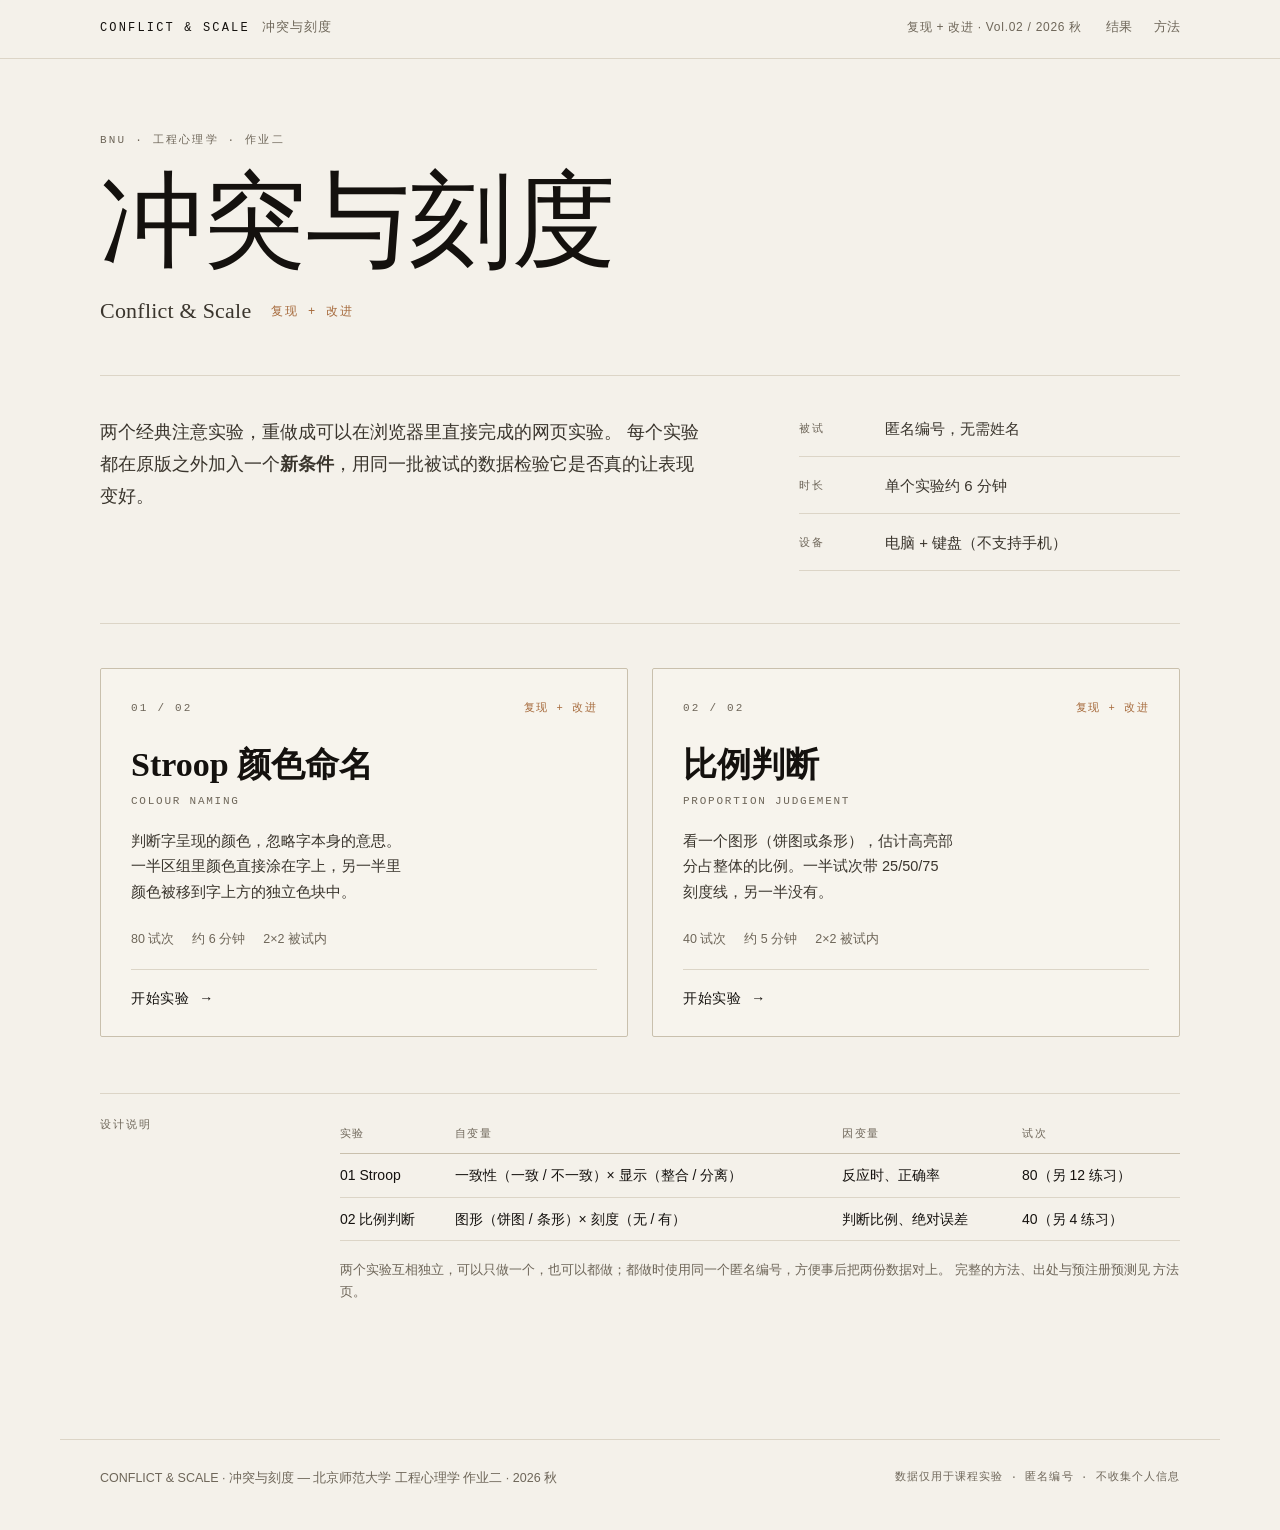
<file: index.html>
<!doctype html>
<html lang="zh-CN">
<head>
<meta charset="utf-8">
<meta name="viewport" content="width=device-width, initial-scale=1">
<title>冲突与刻度 · 复现 + 改进</title>
<meta name="description" content="两个经典注意实验的网页复现与改进：Stroop 颜色命名（整合 vs 分离）与 Cleveland–McGill 比例判断（有无刻度）。">
<link rel="stylesheet" href="css/base.css">
<link rel="stylesheet" href="css/experiment.css">
</head>
<body>

<header class="masthead">
  <div class="masthead__row">
    <a class="brand" href="#/">
      <span class="brand__en">CONFLICT &amp; SCALE</span>
      <span class="brand__cn">冲突与刻度</span>
    </a>
    <p class="masthead__meta">复现 + 改进 · Vol.02 / 2026 秋</p>
    <nav class="nav" aria-label="主导航">
      <a href="#/results">结果</a>
      <a href="#/method">方法</a>
    </nav>
  </div>
</header>

<main id="main">

  <!-- ============ 首页 ============ -->
  <section class="screen" id="screen-home" data-screen="home">
    <div class="hero">
      <p class="kicker">BNU · 工程心理学 · 作业二</p>
      <h1 class="display">冲突与刻度</h1>
      <p class="display-sub">Conflict &amp; Scale <span>复现 + 改进</span></p>
    </div>

    <div class="hero-grid">
      <p class="lede">
        两个经典注意实验，重做成可以在浏览器里直接完成的网页实验。
        每个实验都在原版之外加入一个<b>新条件</b>，用同一批被试的数据检验它是否真的让表现变好。
      </p>
      <dl class="hero-facts">
        <div><dt>被试</dt><dd>匿名编号，无需姓名</dd></div>
        <div><dt>时长</dt><dd>单个实验约 6 分钟</dd></div>
        <div><dt>设备</dt><dd>电脑 + 键盘（不支持手机）</dd></div>
      </dl>
    </div>

    <div class="exp-grid" id="home-cards"><!-- 由 app.js 渲染 --></div>

    <div class="home-status" id="home-status" hidden></div>

    <section class="fold" aria-labelledby="fold-design">
      <h2 class="fold__title" id="fold-design">设计说明</h2>
      <div class="fold__body">
        <table class="table table--tight">
          <thead>
            <tr><th>实验</th><th>自变量</th><th>因变量</th><th>试次</th></tr>
          </thead>
          <tbody>
            <tr>
              <td>01 Stroop</td>
              <td>一致性（一致 / 不一致）× 显示（整合 / 分离）</td>
              <td>反应时、正确率</td>
              <td>80（另 12 练习）</td>
            </tr>
            <tr>
              <td>02 比例判断</td>
              <td>图形（饼图 / 条形）× 刻度（无 / 有）</td>
              <td>判断比例、绝对误差</td>
              <td>40（另 4 练习）</td>
            </tr>
          </tbody>
        </table>
        <p class="note">
          两个实验互相独立，可以只做一个，也可以都做；都做时使用同一个匿名编号，方便事后把两份数据对上。
          完整的方法、出处与预注册预测见 <a href="#/method">方法</a> 页。
        </p>
      </div>
    </section>
  </section>

  <!-- ============ 知情同意 ============ -->
  <section class="screen" id="screen-consent" data-screen="consent" hidden>
    <div class="sheet">
      <p class="kicker">Before we begin</p>
      <h1 class="title">知情同意</h1>
      <p class="lede lede--small">
        这是一个课程作业实验，目的是复现两个经典的注意实验，并检验我们自己加的改进条件。
        请先读完下面几点，再决定是否参加。
      </p>

      <ol class="consent-list">
        <li><b>你会做什么。</b>在电脑上完成一个或两个短实验：按键判断颜色，或拖动滑块估计图形比例。单个实验 5–7 分钟。</li>
        <li><b>会收集什么。</b>只记录你的反应时、按键/判断值，以及浏览器窗口大小这类设备信息。我们<b>不收集</b>姓名、学号、IP、摄像头或麦克风。</li>
        <li><b>匿名编号。</b>你会拿到一个随机编号（如 <span class="mono" id="consent-pid">P-0000</span>），数据只用这个编号标识。</li>
        <li><b>数据去哪。</b>试次数据会上传到课程作业的收数接口（<span class="mono">/hw2</span>），只有任课教师与助教能下载；结果页展示的是<b>全体匿名汇总</b>。</li>
        <li><b>自愿与退出。</b>你可以随时按 Esc 退出，已产生的数据可以要求删除；不参加不会影响课程成绩。</li>
        <li><b>可能的不适。</b>长时间盯着屏幕看颜色、做快速按键可能有点累，随时可以停下来休息。</li>
      </ol>

      <label class="checkline">
        <input type="checkbox" id="consent-check">
        <span>我已阅读以上说明，自愿参加，并同意以上述方式记录和使用我的数据。</span>
      </label>

      <div class="actions">
        <button class="btn btn--primary" id="consent-continue" disabled>同意并继续</button>
        <a class="btn btn--ghost" href="#/">返回</a>
      </div>
      <p class="note">若有疑问，请通过课程群联系实验者。</p>
    </div>
  </section>

  <!-- ============ 设备检查 ============ -->
  <section class="screen" id="screen-check" data-screen="check" hidden>
    <div class="sheet">
      <p class="kicker">Setup</p>
      <h1 class="title">开始之前，先确认三件事</h1>

      <div class="check-grid">
        <div class="check-item" id="check-window">
          <p class="check-item__label">01 · 窗口</p>
          <p class="check-item__value" id="check-window-value">—</p>
          <p class="check-item__hint">建议全屏（F11），窗口至少 1000 × 640。</p>
        </div>
        <div class="check-item" id="check-keys">
          <p class="check-item__label">02 · 键盘</p>
          <p class="check-item__value" id="check-keys-value">请依次按下 D F J K</p>
          <div class="keypads" aria-hidden="true">
            <span data-key="d">D</span><span data-key="f">F</span><span data-key="j">J</span><span data-key="k">K</span>
          </div>
        </div>
        <div class="check-item" id="check-color">
          <p class="check-item__label">03 · 颜色</p>
          <p class="check-item__value">这四种颜色你能清楚区分吗？</p>
          <div class="swatches" aria-hidden="true">
            <i style="--c:#E2483D"></i><i style="--c:#E8B23A"></i><i style="--c:#4A7FE0"></i><i style="--c:#3FA46A"></i>
          </div>
          <div class="check-btns">
            <button class="btn btn--small" id="color-yes">能</button>
            <button class="btn btn--small btn--ghost" id="color-no">不能 / 不确定</button>
          </div>
        </div>
      </div>

      <div class="actions">
        <button class="btn btn--primary" id="check-continue" disabled>继续</button>
        <a class="btn btn--ghost" href="#/">返回</a>
      </div>
      <p class="note" id="check-note">键盘检查通过后才能继续。实验需要键盘，不能用手机完成。</p>
    </div>
  </section>

  <!-- ============ 指导语 ============ -->
  <section class="screen" id="screen-brief" data-screen="brief" hidden>
    <div class="sheet sheet--wide">
      <p class="kicker" id="brief-kicker">Experiment 01</p>
      <h1 class="title" id="brief-title">—</h1>
      <div class="brief-grid">
        <div class="brief-main" id="brief-instructions"><!-- 由 app.js 注入 --></div>
        <aside class="brief-side" id="brief-facts"><!-- 由 app.js 注入 --></aside>
      </div>
      <div class="actions">
        <button class="btn btn--primary" id="brief-start">开始练习</button>
        <a class="btn btn--ghost" href="#/">换一个实验</a>
      </div>
      <p class="note">按空格或点击按钮开始。实验进行中可按 Esc 随时退出。</p>
    </div>
  </section>

  <!-- ============ 试次运行 ============ -->
  <section class="screen screen--run" id="screen-run" data-screen="run" hidden>
    <div class="runbar">
      <span class="runbar__label" id="run-label">—</span>
      <div class="runbar__track" role="progressbar" aria-label="进度"><i id="run-progress"></i></div>
      <span class="runbar__count" id="run-count">0 / 0</span>
    </div>
    <div class="stage" id="stage">
      <div class="stage__inner" id="stage-inner"></div>
    </div>
    <p class="stage-hint" id="stage-hint"></p>
    <div class="run-overlay" id="run-overlay" hidden>
      <div class="run-overlay__box">
        <p class="kicker" id="overlay-kicker">Paused</p>
        <h2 class="title title--small" id="overlay-title">请回到实验窗口</h2>
        <p class="lede lede--small" id="overlay-text">刚才这一试次已作废，按空格继续。</p>
        <button class="btn btn--primary" id="overlay-continue">继续</button>
      </div>
    </div>
  </section>

  <!-- ============ 结束页 ============ -->
  <section class="screen" id="screen-done" data-screen="done" hidden>
    <div class="sheet">
      <p class="kicker" id="done-kicker">Session complete</p>
      <h1 class="title" id="done-title">这一段完成了</h1>
      <div class="result-summary" id="done-summary"><!-- 由 app.js 注入 --></div>
      <div class="upload-status" id="done-upload"><!-- 上传状态 --></div>
      <div class="actions" id="done-actions"></div>
      <p class="note">建议保留一个数据备份。若上传失败，请把备份文件发给实验者。</p>
    </div>
  </section>

  <!-- ============ 结果 ============ -->
  <section class="screen screen--wide" id="screen-results" data-screen="results" hidden>
    <div class="results-head">
      <p class="kicker">Results</p>
      <h1 class="title">结果</h1>
      <p class="lede lede--small" id="results-scope">正在读取数据…</p>
      <div class="tabs" role="tablist" id="results-tabs">
        <button class="tab" role="tab" data-tab="stroop" aria-selected="true">Stroop</button>
        <button class="tab" role="tab" data-tab="prop">比例判断</button>
        <button class="tab" role="tab" data-tab="overview">总览</button>
      </div>
    </div>
    <div class="tabpanel" id="tab-stroop"></div>
    <div class="tabpanel" id="tab-prop" hidden></div>
    <div class="tabpanel" id="tab-overview" hidden></div>
  </section>

  <!-- ============ 方法 ============ -->
  <section class="screen screen--wide" id="screen-method" data-screen="method" hidden>
    <div class="results-head">
      <p class="kicker">Method</p>
      <h1 class="title">方法与出处</h1>
      <p class="lede lede--small">变量、条件与试次、数据字段、预注册预测，以及 AI 使用说明。</p>
    </div>

    <section class="method-block">
      <h2 class="h2">01 · Stroop 颜色命名</h2>
      <p>
        复现 Stroop（1935）Experiment 2：命名色块 63.3 s / 100 个，命名字义与墨色冲突的词 110.3 s / 100 个，
        干扰 +47.0 s（+74.3%）。本实验把口头命名改为四色按键，并逐试次计时。
      </p>
      <table class="table table--tight">
        <tbody>
          <tr><th>自变量</th><td>一致性（一致 / 不一致）× 显示（整合 / 分离）</td></tr>
          <tr><th>因变量</th><td>反应时（ms，正确试次）、正确率</td></tr>
          <tr><th>试次</th><td>2 块 × 40（每格 20）＝ 80 正式试次；练习 12 次</td></tr>
          <tr><th>流程</th><td>3-2-1 准备 → 注视 500 ms → 刺激（≤2000 ms）→ 空屏 500 ms</td></tr>
          <tr><th>改进</th><td>分离显示：词用中性灰呈现，颜色由上方独立色块承载，检验干扰是否下降</td></tr>
        </tbody>
      </table>
    </section>

    <section class="method-block">
      <h2 class="h2">02 · Cleveland–McGill 比例判断</h2>
      <p>
        复现 Cleveland &amp; McGill（1984）的基本知觉任务层级：位置（共同刻度）＞ 长度 ＞ 角度/面积。
        为了不把答案直接交给被试，刻度只画 25/50/75 三条线、不标数字；比例池也避开了这三个值。
      </p>
      <table class="table table--tight">
        <tbody>
          <tr><th>自变量</th><td>图形（饼图 / 条形）× 刻度（无 / 有）</td></tr>
          <tr><th>因变量</th><td>判断比例（0–100）、绝对误差（百分点）</td></tr>
          <tr><th>试次</th><td>2 × 2 × 10 ＝ 40 正式试次；练习 4 次</td></tr>
          <tr><th>比例池</th><td>7, 10, 15, 22, 33, 40, 60, 68, 85, 92（5 个整五 + 5 个非整五，四条件完全交叉）</td></tr>
          <tr><th>作答</th><td>0–100 滑块，步长 1%；空格确认</td></tr>
          <tr><th>改进</th><td>加 25/50/75 刻度，把角度判断部分转成位置判断</td></tr>
        </tbody>
      </table>
    </section>

    <section class="method-block">
      <h2 class="h2">03 · 预测（收数前定稿）</h2>
      <table class="table table--tight">
        <thead><tr><th>编号</th><th>预测</th><th>检验</th></tr></thead>
        <tbody>
          <tr><td>P1</td><td>分离条件的 Stroop 干扰小于整合条件（约 80–120 ms → 30–60 ms）</td><td>2×2 交互 + 干扰差 95% CI</td></tr>
          <tr><td>P2</td><td>分离条件的干扰不为零</td><td>干扰差的 CI 不覆盖 0，且分离条件干扰的 CI 下限 &gt; 0</td></tr>
          <tr><td>P3</td><td>有刻度的判断误差小于无刻度</td><td>配对比较 + 95% CI</td></tr>
          <tr><td>P4</td><td>刻度对饼图的帮助大于条形图（交互）</td><td>2×2 交互 + η²p</td></tr>
          <tr><td>P5</td><td>无刻度时小比例高估、大比例低估；有刻度时偏差变小</td><td>周期幂模型 β</td></tr>
        </tbody>
      </table>
      <p class="note">完整预测文本（含方向与预期幅度）另见仓库 <span class="mono">docs/预测.md</span>，收数前单独 commit。</p>
    </section>

    <section class="method-block">
      <h2 class="h2">04 · 数据与代码</h2>
      <table class="table table--tight">
        <tbody>
          <tr><th>上传</th><td><span class="mono">POST /api/hw2/submit</span>；每个实验结束提交一次</td></tr>
          <tr><th>字段</th><td>Stroop：cond / congruency / display / block / word / ink / rt / correct / timeout</td></tr>
          <tr><th></th><td>比例：cond / chart / ticks / true_prop / judged / err / rt</td></tr>
          <tr><th>备份</th><td>本地 localStorage + JSON/CSV 下载，上传失败也不丢数据</td></tr>
          <tr><th>代码</th><td>纯 HTML + CSS + JS，无构建、无 CDN、无 ES module，双击 index.html 即可运行</td></tr>
        </tbody>
      </table>
    </section>

    <section class="method-block">
      <h2 class="h2">05 · 出处</h2>
      <ol class="refs">
        <li>Stroop, J. R. (1935). Studies of interference in serial verbal reactions. <i>Journal of Experimental Psychology, 18</i>, 643–662.</li>
        <li>Dyer, F. N. (1973). The Stroop phenomenon and its use in the study of perceptual, cognitive, and response processes. <i>Memory &amp; Cognition, 1</i>, 106–120.</li>
        <li>MacLeod, C. M. (1991). Half a century of research on the Stroop effect: An integrative review. <i>Psychological Bulletin, 109</i>, 163–203.</li>
        <li>Cleveland, W. S., &amp; McGill, R. (1984). Graphical perception: Theory, experimentation, and application to the development of graphical methods. <i>JASA, 79</i>, 531–554.</li>
        <li>Hollands, J. G., &amp; Dyre, B. P. (2000). Bias in proportion judgments: The cyclical power model. <i>Psychological Review, 107</i>, 500–524.</li>
        <li>Heer, J., &amp; Bostock, M. (2010). Crowdsourcing graphical perception. <i>CHI '10</i>, 203–212.</li>
        <li>Wagenmakers, E.-J., van der Maas, H. L. J., &amp; Grasman, R. P. P. P. (2007). An EZ-diffusion model for response time and accuracy. <i>Psychonomic Bulletin &amp; Review, 14</i>, 3–22.</li>
      </ol>
    </section>

    <section class="method-block">
      <h2 class="h2">06 · AI 使用说明</h2>
      <p>
        本项目的网页实现、图表绘制与文字润色使用了 AI 编程助手；<b>问题界定、实验设计、预测的提出、数据解释与结论由本人完成</b>。
        所有试次数据由真实被试产生，未编造、未篡改；分析脚本与网页使用同一套统计口径。
      </p>
    </section>
  </section>

</main>

<footer class="footer">
  <p>CONFLICT &amp; SCALE · 冲突与刻度 — 北京师范大学 工程心理学 作业二 · 2026 秋</p>
  <p class="footer__meta">数据仅用于课程实验 · 匿名编号 · 不收集个人信息</p>
</footer>

<script src="js/config.js"></script>
<script src="js/util.js"></script>
<script src="js/stats.js"></script>
<script src="js/ddm.js"></script>
<script src="js/propmodel.js"></script>
<script src="js/charts.js"></script>
<script src="js/upload.js"></script>
<script src="js/engine.js"></script>
<script src="js/stroop.js"></script>
<script src="js/propjudge.js"></script>
<script src="js/results.js"></script>
<script src="js/app.js"></script>
</body>
</html>
</file>
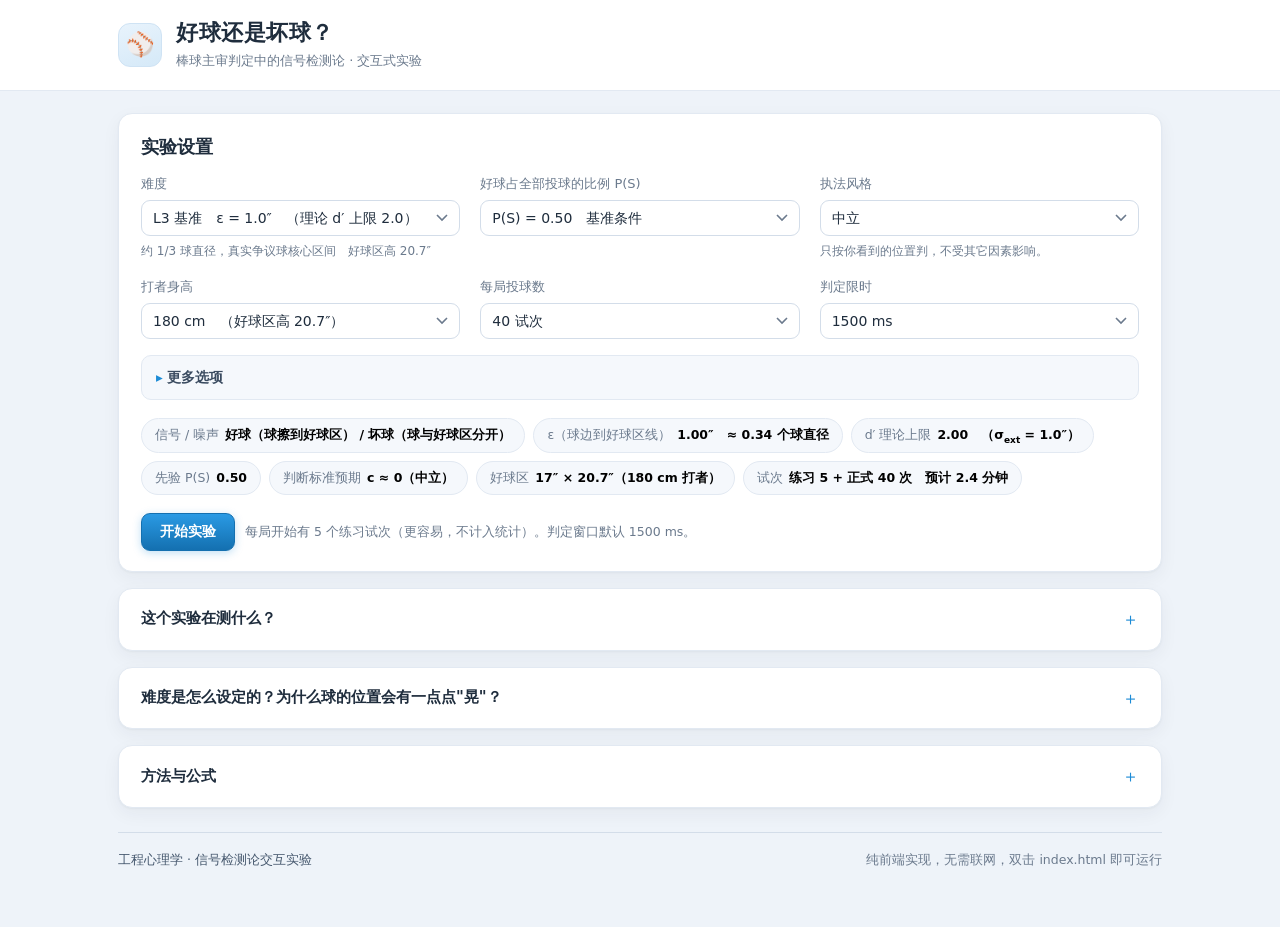
<file: 作业一_棒球裁判SDT/index.html>
<!DOCTYPE html>
<html lang="zh-CN">
<head>
<meta charset="UTF-8">
<meta name="viewport" content="width=device-width, initial-scale=1.0">
<title>好球还是坏球？ · 棒球主审判定中的信号检测论</title>
<!--
  棒球主审「好球 / 坏球」判定中的信号检测论 —— 交互式实验

  纯前端实现，双击本文件即可在浏览器中运行：
    · 全部脚本用传统 <script src> 加载（不使用 ES module，避免 file:// 的 CORS 限制）
    · 不 fetch 任何本地文件，配置全部内联在 js/config.js
    · 不引用任何 CDN / 外部库，图表由 Canvas 手绘
-->
<link rel="stylesheet" href="css/style.css">
</head>
<body>

<header class="topbar">
  <div class="brand">
    <span class="mark">⚾</span>
    <div>
      <h1>好球还是坏球？</h1>
      <p>棒球主审判定中的信号检测论 · 交互式实验</p>
    </div>
  </div>
</header>

<main>

  <!-- ==================================================================
       实验设置
       =================================================================== -->
  <section class="card" id="setupPanel">
    <h2>实验设置</h2>

    <div class="form-grid">
      <label class="field">
        <span>难度</span>
        <select id="selLevel"></select>
        <small id="levelNote" class="dim"></small>
      </label>

      <label class="field">
        <span>好球占全部投球的比例 P(S)</span>
        <select id="selPrior"></select>
      </label>

      <label class="field">
        <span>执法风格</span>
        <select id="selStyle"></select>
        <small id="styleHint" class="dim"></small>
      </label>

      <label class="field">
        <span>打者身高</span>
        <select id="selBatter"></select>
      </label>

      <label class="field">
        <span>每局投球数</span>
        <select id="selTrials"></select>
      </label>

      <label class="field">
        <span>判定限时</span>
        <select id="selWindow"></select>
      </label>
    </div>

    <details class="mini-details">
      <summary>更多选项</summary>
      <div class="form-grid">
        <label class="field">
          <span>判断标准的记录方式</span>
          <select id="selRoc"></select>
        </label>
        <label class="field">
          <span>极端比例的修正方法</span>
          <select id="selCorrection"></select>
          <small class="dim">结果页可随时切换对比。</small>
        </label>
      </div>
    </details>

    <div class="preview" id="setupPreview"></div>

    <div class="actions">
      <button id="btnStart" class="primary">开始实验</button>
      <span class="dim small-note" id="practiceNote"></span>
    </div>
  </section>

  <!-- ==================================================================
       说明（默认折叠）
       =================================================================== -->
  <details class="card doc" id="introCard">
    <summary>这个实验在测什么？</summary>
    <div class="doc-body">

      <h3>信号与噪声</h3>
      <p><b>信号 = 好球</b>：球经过好球区。<b>噪声 = 坏球</b>：球没有经过好球区。</p>
      <p><b>怎么玩：</b>球从投手丘飞来。穿过好球区后，你必须在
        <b id="howtoWindow">1500</b> 毫秒内作出判罚 —— 按 <kbd>D</kbd> 或 <kbd>→</kbd> 判好球，
        按 <kbd>A</kbd> 或 <kbd>←</kbd> 判坏球，也可以直接点画面下方的两个按钮。
        每一球结束后会立刻告诉你球的真实位置与对错。</p>
      <p>你只看到球飞过本垒板的一瞬间，然后必须做出二择一判断。因为球速很快、
        落点又压在边线上，你的知觉必然带有不确定性 —— 这正是信号检测论要测量的东西：
        <b>你分辨好坏球的能力（d′）</b>，以及
        <b>你判罚的松紧倾向（c）</b>。这两件事是相互独立的。</p>

      <h3>判定规则：擦到就算好球</h3>
      <p>棒球规则原文是 <i>any part of the ball passes through any part of the strike zone</i>
        ——<b>球的任何一部分经过好球区的任何一部分，就是好球</b>。所以球心在好球区外、
        但球体压到线（甚至只是相切），仍然算好球。</p>
      <p>真实棒球里的好球区是一个三维立体区域（本垒板上方的一根"柱子"）；本实验按规模
        把它简化为<b>一个平面</b>（球穿过本垒板前缘平面时的截面）。简化之后，
        "球经过好球区"就等价于平面上"圆盘与矩形相交"，也就是</p>
      <p class="formula">球心到好球区矩形的最短距离 ≤ 球半径　　
        （球半径 1.45″，球直径约 2.9″）</p>
      <p>画面上只有<b>好球区这一条白线</b>（宽 17″ = 本垒板宽，高 = 0.115 × 打者身高 cm）。
        判据是<b>球本身有没有碰到这个框</b>，不是球心落在哪里 —— 所以反馈时会把整颗球
        画在它真实的位置，擦没擦到一眼就能看出来。</p>

      <h3>难度 ε 是什么意思</h3>
      <p>ε 就是<b>球边到好球区线的那一小段距离</b>，反馈时会用一条短粗线直接标出来：</p>
      <ul>
        <li>好球试次：球边<b>压过</b>了线 ε（压线深度）；</li>
        <li>坏球试次：球边离线的<b>空隙</b>是 ε。</li>
      </ul>

      <h3>四种结果</h3>
      <table class="mini-table">
        <thead>
          <tr><th></th><th>真实是好球</th><th>真实是坏球</th></tr>
        </thead>
        <tbody>
          <tr>
            <th>你判好球</th>
            <td class="good"><b>命中 Hit</b><br>判对了，投手得利</td>
            <td class="bad"><b>虚报 FA</b><br>误判好球，打者被冤枉，<b>可能直接被三振</b></td>
          </tr>
          <tr>
            <th>你判坏球</th>
            <td class="bad"><b>漏报 Miss</b><br>漏判好球，投手白投一个好球</td>
            <td class="good"><b>正确拒绝 CR</b><br>判对了，坏球数 +1</td>
          </tr>
        </tbody>
      </table>
      <p>注意 <b>FA 与 Miss 的代价并不对称</b>：一次误判好球可能直接造成三振出局且不可逆，
        而漏判只是让投手少得一个好球。这就是真实比赛里"投手友好／打者友好"倾向有理性
        基础的来源，也是本实验用来改变你判断标准的场景动机。</p>

      <h3>为什么只投擦边球</h3>
      <p>正中好球区或明显偏低的球不构成检测问题，谁都不会判错，测得的信息量为零。
        所以本实验只投<b>球边离好球区线 ±3″ 以内</b>的球 —— 这也正是真实棒球里最常发生
        争议的"压线球"。</p>
    </div>
  </details>

  <details class="card doc">
    <summary>难度是怎么设定的？为什么球的位置会有一点点"晃"？</summary>
    <div class="doc-body">
      <h3>难度 ε = 球边到好球区线的距离</h3>
      <p>设置里的"难度"控制的是一个<b>物理量 ε</b>：球边到好球区线的那一小段真实距离（英寸）。
        它<b>不是</b>让你直接选一个 d′ —— d′ 一律由你的实际成绩事后算出来。</p>
      <table class="data-table">
        <thead><tr><th>难度</th><th>ε</th><th>直观参照</th><th>理想上限 2ε/σ</th></tr></thead>
        <tbody>
          <tr><td>L1 极明显</td><td>3.0″</td><td>约一个球直径</td><td>6.0</td></tr>
          <tr><td>L2 明显</td><td>2.0″</td><td>约 2/3 球直径</td><td>4.0</td></tr>
          <tr><td><b>L3 基准</b></td><td><b>1.0″</b></td><td>约 1/3 球直径</td><td>2.0</td></tr>
          <tr><td>L4 困难</td><td>0.6″</td><td>约 1/5 球直径</td><td>1.2</td></tr>
          <tr><td>L5 极限</td><td>0.3″</td><td>极微小的偏差</td><td>0.6</td></tr>
        </tbody>
      </table>
      <p>每一球的 ε 还会在基准值 ±20% 内浮动，避免你记住固定的偏移量。</p>

      <h3>外部噪声 σ</h3>
      <p>如果画面是像素完美的，你的知觉噪声会趋近于 0、d′ 冲到天上，什么也测不出来。
        所以程序在每一球给球的<b>显示位置</b>叠加了一个已知大小的随机偏移 σ
        （表现为"球在动、落点看不准"）：</p>
      <p class="formula">
        σ<sub>总</sub>² = σ<sub>外部</sub>² + σ<sub>自己</sub>²　　d′<sub>上限</sub> = 2ε / σ<sub>外部</sub>　　
        σ<sub>自己</sub> = √(σ<sub>总</sub>² − σ<sub>外部</sub>²)
      </p>
      <p>σ<sub>外部</sub> = 1.0″ 是程序注入的、你无法归因的噪声。由你的成绩反推出来的
        σ<sub>自己</sub> 才是<b>你自己的知觉噪声</b> —— 一个无法直接观测、只能算出来的心理量。
        反馈阶段会把"球的真实位置"和"你实际看到的位置"同时画出来，你能亲眼看到它把球挪了多远。</p>
    </div>
  </details>

  <!-- ==================================================================
       实验舞台
       =================================================================== -->
  <section class="card stage-card hidden" id="stagePanel">

    <div class="hud">
      <div class="hud-item"><span class="hud-k">投球</span><span class="hud-v" id="hudTrial">1 / 40</span></div>
      <div class="hud-item"><span class="hud-k">难度</span><span class="hud-v" id="hudLevel">—</span></div>
      <div class="hud-item"><span class="hud-k">打者</span><span class="hud-v" id="hudBatter">—</span></div>
      <div class="hud-item"><span class="hud-k">P(S)</span><span class="hud-v" id="hudPrior">—</span></div>
      <div class="hud-item"><span class="hud-k">风格</span><span class="hud-v" id="hudStyle">—</span></div>
      <div class="hud-item"><span class="hud-k">你的判罚</span><span class="hud-v" id="hudTally">好球 0 / 坏球 0</span></div>
      <div class="hud-item wide"><span class="hud-k">上一球</span><span class="hud-v" id="hudLast">—</span></div>
    </div>

    <div class="stage-wrap">
      <canvas id="stageCanvas"></canvas>
      <div class="practice-badge hidden" id="practiceBadge">练习球（不计入统计）</div>
    </div>

    <div class="timer-wrap" id="timerWrap">
      <div class="timer-fill" id="timerFill"></div>
      <span class="timer-label" id="timerLabel">判定限时</span>
    </div>

    <div class="phase-hint" id="phaseHint">点击"开始实验"</div>

    <div class="response-row" id="responseRow">
      <button id="btnBall" class="resp ball">
        <span class="resp-main">判坏球 BALL</span>
        <span class="resp-key">A / ←</span>
      </button>
      <button id="btnStrike" class="resp strike">
        <span class="resp-main">判好球 STRIKE</span>
        <span class="resp-key">D / →</span>
      </button>
    </div>

    <div class="confidence-row hidden" id="confidenceRow">
      <span class="conf-title">你对这一球有多确信？</span>
      <div class="conf-btns" id="confBtns"></div>
    </div>

    <div class="actions">
      <button id="btnAbort" class="ghost">中止本局</button>
    </div>
  </section>

  <!-- ==================================================================
       结果
       =================================================================== -->
  <section class="card hidden" id="resultPanel">
    <h2 id="resTitle">本局结果</h2>
    <p class="dim" id="resCondition"></p>

    <div class="result-grid">

      <div class="res-block">
        <h3>2 × 2 计数表</h3>
        <table class="matrix">
          <thead>
            <tr><th></th><th>真实是好球</th><th>真实是坏球</th></tr>
          </thead>
          <tbody>
            <tr>
              <th>你判好球</th>
              <td class="good" id="mxH">—</td>
              <td class="bad" id="mxFA">—</td>
            </tr>
            <tr>
              <th>你判坏球</th>
              <td class="bad" id="mxM">—</td>
              <td class="good" id="mxCR">—</td>
            </tr>
          </tbody>
        </table>
        <p class="dim" id="mxTimeout"></p>
      </div>

      <div class="res-block">
        <h3>核心指标</h3>
        <div class="metric-list">
          <div class="metric"><span>P(Hit)　命中率</span><b id="mPHit">—</b></div>
          <div class="metric"><span>P(FA)　虚报率</span><b id="mPFA">—</b></div>
          <div class="metric sep"><span>d′　分辨力</span><b id="mDprime" class="big">—</b></div>
          <div class="metric"><span>c　判断标准</span><b id="mC">—</b></div>
          <div class="metric"><span>β　似然比</span><b id="mBeta">—</b></div>
          <div class="metric sep"><span>正确率</span><b id="mAcc">—</b></div>
          <div class="metric"><span>超时率</span><b id="mTimeout">—</b></div>
          <div class="metric sep"><span>ε　球边到好球区线</span><b id="mEps">—</b></div>
          <div class="metric"><span>d′ 理论上限</span><b id="mTheo">—</b></div>
          <div class="metric"><span>σ<sub>总</sub>　总噪声（反推）</span><b id="mSigTotal">—</b></div>
          <div class="metric"><span>σ<sub>自己</sub>　你的知觉噪声</span><b id="mSigInt">—</b></div>
        </div>
        <div class="corr-row">
          <label>修正方法
            <select id="selCorrection2"></select>
          </label>
          <span class="dim" id="corrNote"></span>
        </div>
        <p class="notes" id="resNotes"></p>
      </div>
    </div>

    <div class="chart-grid">
      <div class="chart-card">
        <h3>信号 / 噪声分布与判断标准</h3>
        <canvas id="distCanvas" class="chart"></canvas>
        <p class="dim" id="distNote"></p>
      </div>
      <div class="chart-card">
        <h3>ROC 曲线</h3>
        <canvas id="rocCanvas" class="chart"></canvas>
        <p class="dim" id="rocNote"></p>
      </div>
      <div class="chart-card">
        <h3>d′ 随 ε 的变化</h3>
        <canvas id="regCanvas" class="chart"></canvas>
        <p class="dim">把同一条件下的不同难度各跑一局，斜率就能告诉你自己的知觉噪声有多大。</p>
      </div>
    </div>

    <details class="mini-details">
      <summary>分组统计：哪些边界更难判？</summary>
      <table class="data-table" id="groupTable">
        <thead>
          <tr><th>边界类型</th><th>有效试次</th><th>P(Hit)</th><th>P(FA)</th><th>d′</th><th>c</th></tr>
        </thead>
        <tbody></tbody>
      </table>
      <p class="dim" id="groupNote"></p>
    </details>

    <details class="mini-details">
      <summary>本次会话的历局成绩</summary>
      <table class="data-table" id="historyTable">
        <thead>
          <tr><th>局</th><th>难度</th><th>ε (″)</th><th>P(S)</th><th>执法风格</th><th>打者</th>
              <th>P(Hit)</th><th>P(FA)</th><th>d′</th><th>c</th><th>正确率</th></tr>
        </thead>
        <tbody></tbody>
      </table>
    </details>

    <div class="actions">
      <button id="btnAgain" class="primary">再来一局</button>
      <button id="btnBackToSetup">返回设置</button>
      <details class="inline-details">
        <summary>导出数据</summary>
        <div class="inline-details-body">
          <button id="btnExportTrials" class="ghost">导出 CSV（试次级）</button>
          <button id="btnExportSummary" class="ghost">导出 CSV（汇总级）</button>
          <button id="btnClearHistory" class="ghost">清空会话历史</button>
        </div>
      </details>
    </div>
  </section>

  <details class="card doc">
    <summary>方法与公式</summary>
    <div class="doc-body">
      <h3>指标</h3>
      <ul>
        <li>P(Hit) = H / (H + M)，P(FA) = FA / (FA + CR)</li>
        <li>d′ = z(P(Hit)) − z(P(FA))</li>
        <li>c = −½ [ z(P(Hit)) + z(P(FA)) ]　　<b>c &gt; 0 表示保守</b>，即偏向判坏球</li>
        <li>β = exp(d′ × c)</li>
        <li>正确率 = (H + CR) / (H + M + FA + CR)</li>
      </ul>

      <h3>0 / 1 极端比例的修正</h3>
      <p>当 P(Hit) = 1 或 P(FA) = 0 时 z 值为 ±∞，d′ 会发散。默认使用 Hautus (1995)
        的对数线性修正 <code>P = (count + 0.5) / (N + 1)</code>，结果页可切换为
        <code>1/(2N)</code> 修正或不修正，直接对比差异。</p>

      <h3>超时的球怎么算</h3>
      <p>限时内没有按键的球在数学上无法归入 2×2 表，默认<b>单独记为"未响应"并从
        d′ 的计算中剔除</b>，只报告超时率。若把超时当成"判坏球"，会把反应速度的差异
        错误地混进 d′ 里。</p>

      <h3>z(p) 与 Φ(x) 的实现</h3>
      <p>z(p) 采用 Wichura (1988) 的 Algorithm AS 241（即 R 语言 <code>qnorm</code> 所用算法），
        相对精度约 1e-15；Φ(x) 采用 Numerical Recipes §6.2 的 erfc 切比雪夫拟合，
        误差小于 1.2e-7。两者均手写，不依赖任何外部库。</p>

      <h3>为什么要注入外部噪声</h3>
      <p>这是心理物理学中的外部噪声范式（Lu &amp; Dosher, 1998）。像素完美的显示会让
        被试的内部噪声 σ 趋近于 0、d′ 冲到天上，实验失去测量能力。注入一个<b>已知大小、
        被试无法归因</b>的外部噪声之后，σ<sub>总</sub>² = σ<sub>外部</sub>² + σ<sub>自己</sub>²
        就可以解出被试自身的 σ<sub>自己</sub>，这正是现代心理物理学测量内部噪声的常规做法。</p>

      <h3>参考文献</h3>
      <ol class="refs">
        <li>Green, D. M., &amp; Swets, J. A. (1966). <i>Signal Detection Theory and Psychophysics.</i> Wiley.</li>
        <li>Macmillan, N. A., &amp; Creelman, C. D. (2005). <i>Detection Theory: A User's Guide</i> (2nd ed.). Erlbaum.</li>
        <li>Hautus, M. J. (1995). Corrections for extreme proportions and their biasing effects on estimated
          values of d′. <i>Behavior Research Methods, Instruments, &amp; Computers, 27</i>, 46–51.</li>
        <li>Stanislaw, H., &amp; Todorov, N. (1999). Calculation of signal detection theory measures.
          <i>Behavior Research Methods, Instruments, &amp; Computers, 31</i>, 137–149.</li>
        <li>Wichura, M. J. (1988). Algorithm AS 241: The percentage points of the normal distribution.
          <i>Applied Statistics, 37</i>, 477–484.</li>
        <li>Lu, Z.-L., &amp; Dosher, B. A. (1998). External noise distinguishes attention mechanisms.
          <i>Vision Research, 38</i>, 1183–1198.</li>
      </ol>
    </div>
  </details>

  <footer class="foot">
    <span>工程心理学 · 信号检测论交互实验</span>
    <span class="dim">纯前端实现，无需联网，双击 index.html 即可运行</span>
  </footer>

</main>

<!-- 脚本加载顺序：配置 → 数学 → 试次 → 统计 → 场景 → 图表 → 导出 → 主控 -->
<script src="js/config.js"></script>
<script src="js/sdt.js"></script>
<script src="js/trial.js"></script>
<script src="js/stats.js"></script>
<script src="js/scene.js"></script>
<script src="js/charts.js"></script>
<script src="js/export.js"></script>
<script src="js/game.js"></script>
</body>
</html>
</file>
<file: css/base.css>
/* ============================================================
   base.css — 版式、配色、通用组件
   设计基调：纸白 / 墨黑 / 铜色；衬线标题 + 无衬线正文；
   1px 描边、无阴影、大留白。铜色只用于「改进条件」与强调。
   ============================================================ */

:root {
  --paper: #F4F1EA;
  --paper-2: #EFEBE1;
  --plate: #F7F4ED;
  --ink: #14110E;
  --ink-2: #3A352D;
  --muted: #6E6659;
  --faint: #9A9384;
  --line: #DCD5C7;
  --line-strong: #C9C0AD;
  --copper: #A66A3C;
  --copper-soft: #C89A6E;
  --copper-wash: rgba(166, 106, 60, 0.12);
  --stage: #12100E;
  --stage-2: #1B1813;
  --stage-line: #2E2820;
  --stage-ink: #EDE7DA;

  --serif: "Songti SC", "STSong", "SimSun", Georgia, "Times New Roman", serif;
  --sans: -apple-system, BlinkMacSystemFont, "Segoe UI", "PingFang SC",
          "Hiragino Sans GB", "Microsoft YaHei", "Noto Sans SC", sans-serif;
  --mono: ui-monospace, SFMono-Regular, "Cascadia Mono", Consolas, "Liberation Mono", monospace;

  --max: 1160px;
  --gutter: 40px;
  --radius: 2px;
  --ease: cubic-bezier(0.22, 0.61, 0.36, 1);
}

* { box-sizing: border-box; }

html { -webkit-text-size-adjust: 100%; }

body {
  margin: 0;
  background: var(--paper);
  color: var(--ink);
  font-family: var(--sans);
  font-size: 16px;
  line-height: 1.75;
  -webkit-font-smoothing: antialiased;
  text-rendering: optimizeLegibility;
}

/* 纸张微观质感：极淡的噪点，避免大块纯色显廉价 */
body::before {
  content: "";
  position: fixed;
  inset: 0;
  pointer-events: none;
  z-index: 0;
  opacity: 0.35;
  background-image: radial-gradient(rgba(20, 17, 14, 0.055) 0.5px, transparent 0.6px);
  background-size: 4px 4px;
}

body > * { position: relative; z-index: 1; }

a { color: inherit; text-decoration: none; }
a:hover { color: var(--copper); }

h1, h2, h3, p, dl, dd, ol, ul { margin: 0; }
button { font: inherit; color: inherit; }

::selection { background: var(--copper); color: var(--paper); }

:focus-visible {
  outline: 2px solid var(--copper);
  outline-offset: 3px;
}

/* ---------- 页眉 ---------- */

.masthead {
  border-bottom: 1px solid var(--line);
  background: rgba(244, 241, 234, 0.92);
  backdrop-filter: blur(6px);
  position: sticky;
  top: 0;
  z-index: 50;
}

.masthead__row {
  max-width: var(--max);
  margin: 0 auto;
  padding: 16px var(--gutter);
  display: flex;
  align-items: baseline;
  gap: 24px;
}

.brand {
  display: flex;
  align-items: baseline;
  gap: 12px;
  letter-spacing: 0.02em;
}

.brand__en {
  font-family: var(--mono);
  font-size: 12px;
  letter-spacing: 0.18em;
  text-transform: uppercase;
}

.brand__cn {
  font-size: 13px;
  color: var(--muted);
  letter-spacing: 0.08em;
}

.masthead__meta {
  font-size: 12px;
  color: var(--muted);
  letter-spacing: 0.06em;
  margin-left: auto;
}

.nav { display: flex; gap: 22px; font-size: 13px; }
.nav a { color: var(--muted); padding-bottom: 2px; border-bottom: 1px solid transparent; }
.nav a:hover { color: var(--ink); border-bottom-color: var(--ink); }

/* ---------- 屏幕容器 ---------- */

main { min-height: 70vh; }

.screen {
  max-width: var(--max);
  margin: 0 auto;
  padding: 72px var(--gutter) 96px;
  animation: rise 260ms var(--ease) both;
}

.screen--wide { max-width: 1180px; }

@keyframes rise {
  from { opacity: 0; transform: translateY(5px); }
  to { opacity: 1; transform: translateY(0); }
}

@media (prefers-reduced-motion: reduce) {
  .screen { animation: none; }
  * { scroll-behavior: auto !important; }
}

/* ---------- 排版元件 ---------- */

.kicker {
  font-family: var(--mono);
  font-size: 11px;
  letter-spacing: 0.2em;
  text-transform: uppercase;
  color: var(--muted);
}

.display {
  font-family: var(--serif);
  font-weight: 400;
  font-size: clamp(56px, 8.2vw, 104px);
  line-height: 1.02;
  letter-spacing: -0.01em;
  margin-top: 18px;
}

.display-sub {
  margin-top: 18px;
  font-family: var(--serif);
  font-size: clamp(17px, 2vw, 22px);
  color: var(--ink-2);
  letter-spacing: 0.01em;
}

.display-sub span {
  font-family: var(--mono);
  font-size: 12px;
  letter-spacing: 0.16em;
  color: var(--copper);
  margin-left: 14px;
  vertical-align: 3px;
}

.title {
  font-family: var(--serif);
  font-weight: 400;
  font-size: clamp(32px, 4vw, 44px);
  line-height: 1.12;
  margin-top: 14px;
}

.title--small { font-size: 26px; }

.h2 {
  font-family: var(--serif);
  font-weight: 400;
  font-size: 26px;
  line-height: 1.3;
  margin-bottom: 14px;
}

.lede {
  font-size: 17.5px;
  line-height: 1.85;
  color: var(--ink-2);
  max-width: 62ch;
}

.lede--small { font-size: 15.5px; color: var(--muted); }

.note {
  font-size: 13px;
  color: var(--muted);
  line-height: 1.7;
  margin-top: 18px;
}

.mono { font-family: var(--mono); font-size: 0.92em; letter-spacing: 0.02em; }

b, strong { font-weight: 600; }

/* ---------- 首页 ---------- */

.hero { border-bottom: 1px solid var(--line); padding-bottom: 44px; }

.hero-grid {
  display: grid;
  grid-template-columns: minmax(0, 1.25fr) minmax(0, 0.75fr);
  gap: 64px;
  padding: 40px 0 52px;
  border-bottom: 1px solid var(--line);
}

.hero-facts { display: grid; gap: 16px; align-content: start; }

.hero-facts > div {
  display: grid;
  grid-template-columns: 72px 1fr;
  gap: 14px;
  padding-bottom: 14px;
  border-bottom: 1px solid var(--line);
}

.hero-facts dt {
  font-family: var(--mono);
  font-size: 11px;
  letter-spacing: 0.16em;
  color: var(--muted);
  padding-top: 4px;
}

.hero-facts dd { font-size: 15px; color: var(--ink-2); }

.exp-grid {
  display: grid;
  grid-template-columns: repeat(2, minmax(0, 1fr));
  gap: 24px;
  margin-top: 44px;
}

.exp-card {
  border: 1px solid var(--line-strong);
  background: var(--plate);
  border-radius: var(--radius);
  padding: 30px 30px 26px;
  display: flex;
  flex-direction: column;
  min-height: 320px;
  transition: border-color 200ms var(--ease), transform 200ms var(--ease);
  position: relative;
}

.exp-card:hover { border-color: var(--ink); transform: translateY(-2px); }

.exp-card__top {
  display: flex;
  align-items: baseline;
  justify-content: space-between;
  gap: 16px;
}

.exp-card__no {
  font-family: var(--mono);
  font-size: 11px;
  letter-spacing: 0.2em;
  color: var(--muted);
}

.exp-card__tag {
  font-family: var(--mono);
  font-size: 10.5px;
  letter-spacing: 0.14em;
  color: var(--copper);
  text-transform: uppercase;
}

.exp-card__title {
  font-family: var(--serif);
  font-size: 34px;
  line-height: 1.15;
  margin-top: 26px;
}

.exp-card__en {
  font-family: var(--mono);
  font-size: 11px;
  letter-spacing: 0.16em;
  color: var(--muted);
  text-transform: uppercase;
  margin-top: 8px;
}

.exp-card__desc {
  font-size: 14.5px;
  color: var(--ink-2);
  margin-top: 18px;
  max-width: 34ch;
}

.exp-card__meta {
  display: flex;
  gap: 18px;
  margin-top: auto;
  padding-top: 24px;
  font-size: 12.5px;
  color: var(--muted);
  font-variant-numeric: tabular-nums;
}

.exp-card__cta {
  margin-top: 18px;
  display: inline-flex;
  align-items: center;
  gap: 10px;
  font-size: 14px;
  letter-spacing: 0.04em;
  border-top: 1px solid var(--line);
  padding-top: 16px;
}

.exp-card__cta i {
  font-style: normal;
  transition: transform 200ms var(--ease);
}

.exp-card:hover .exp-card__cta i { transform: translateX(5px); }
.exp-card:hover .exp-card__cta { color: var(--copper); }

.exp-card__done {
  font-family: var(--mono);
  font-size: 10.5px;
  letter-spacing: 0.12em;
  color: var(--copper);
  border: 1px solid var(--copper-soft);
  padding: 2px 8px;
  border-radius: 999px;
}

.home-status {
  margin-top: 26px;
  padding: 16px 20px;
  border: 1px solid var(--line);
  background: var(--paper-2);
  font-size: 13.5px;
  color: var(--muted);
  display: flex;
  gap: 12px;
  flex-wrap: wrap;
}

.home-status b { color: var(--ink); font-weight: 600; }

/* ---------- 折叠区 ---------- */

.fold {
  margin-top: 56px;
  border-top: 1px solid var(--line);
  padding-top: 22px;
  display: grid;
  grid-template-columns: 200px minmax(0, 1fr);
  gap: 40px;
}

.fold__title {
  font-family: var(--mono);
  font-size: 11px;
  letter-spacing: 0.18em;
  text-transform: uppercase;
  color: var(--muted);
  font-weight: 400;
}

/* ---------- 表格 ---------- */

.table {
  width: 100%;
  border-collapse: collapse;
  font-size: 14px;
  line-height: 1.6;
}

.table th, .table td {
  text-align: left;
  padding: 12px 14px 12px 0;
  border-bottom: 1px solid var(--line);
  vertical-align: top;
}

.table thead th {
  font-family: var(--mono);
  font-size: 10.5px;
  letter-spacing: 0.14em;
  text-transform: uppercase;
  color: var(--muted);
  font-weight: 400;
  border-bottom-color: var(--line-strong);
}

.table tbody th {
  font-family: var(--mono);
  font-size: 10.5px;
  letter-spacing: 0.12em;
  color: var(--muted);
  font-weight: 400;
  white-space: nowrap;
  width: 110px;
}

.table--tight td, .table--tight th { padding-top: 10px; padding-bottom: 10px; }

/* ---------- 按钮 ---------- */

.actions { display: flex; gap: 14px; align-items: center; margin-top: 32px; flex-wrap: wrap; }

.btn {
  appearance: none;
  border: 1px solid var(--ink);
  background: transparent;
  color: var(--ink);
  padding: 12px 22px;
  border-radius: var(--radius);
  font-size: 14.5px;
  letter-spacing: 0.03em;
  cursor: pointer;
  transition: background 180ms var(--ease), color 180ms var(--ease), border-color 180ms var(--ease);
  display: inline-flex;
  align-items: center;
  gap: 10px;
}

.btn:hover { background: var(--ink); color: var(--paper); }
.btn:disabled { opacity: 0.35; cursor: not-allowed; }
.btn:disabled:hover { background: transparent; color: var(--ink); }

.btn--primary { background: var(--ink); color: var(--paper); }
.btn--primary:hover { background: var(--copper); border-color: var(--copper); color: var(--paper); }

.btn--ghost { border-color: var(--line-strong); color: var(--muted); }
.btn--ghost:hover { background: transparent; color: var(--ink); border-color: var(--ink); }

.btn--small { padding: 7px 14px; font-size: 13px; }

.btn--copper { border-color: var(--copper); color: var(--copper); }
.btn--copper:hover { background: var(--copper); color: var(--paper); }

/* ---------- 纸面 / 表单 ---------- */

.sheet {
  max-width: 780px;
  border-top: 1px solid var(--ink);
  padding-top: 34px;
}

.sheet--wide { max-width: 100%; }

.consent-list {
  margin: 30px 0 0;
  padding: 0;
  list-style: none;
  counter-reset: c;
  display: grid;
  gap: 16px;
}

.consent-list li {
  counter-increment: c;
  position: relative;
  padding-left: 42px;
  font-size: 15px;
  color: var(--ink-2);
  line-height: 1.8;
}

.consent-list li::before {
  content: counter(c, decimal-leading-zero);
  position: absolute;
  left: 0;
  top: 2px;
  font-family: var(--mono);
  font-size: 11px;
  color: var(--copper);
  letter-spacing: 0.1em;
}

.checkline {
  display: flex;
  gap: 14px;
  align-items: flex-start;
  margin-top: 32px;
  padding: 18px 20px;
  border: 1px solid var(--line-strong);
  background: var(--plate);
  font-size: 14.5px;
  cursor: pointer;
  line-height: 1.7;
}

.checkline input {
  appearance: none;
  width: 17px;
  height: 17px;
  border: 1px solid var(--ink);
  margin: 4px 0 0;
  flex: 0 0 auto;
  cursor: pointer;
  position: relative;
  background: var(--paper);
}

.checkline input:checked::after {
  content: "";
  position: absolute;
  inset: 3px;
  background: var(--copper);
}

/* ---------- 页脚 ---------- */

.footer {
  border-top: 1px solid var(--line);
  margin-top: 40px;
  padding: 28px var(--gutter) 40px;
  font-size: 12.5px;
  color: var(--muted);
  display: flex;
  gap: 20px;
  flex-wrap: wrap;
  max-width: var(--max);
  margin-left: auto;
  margin-right: auto;
  justify-content: space-between;
}

.footer__meta { font-family: var(--mono); font-size: 10.5px; letter-spacing: 0.1em; }

/* ---------- 响应式 ---------- */

@media (max-width: 960px) {
  :root { --gutter: 24px; }
  .hero-grid { grid-template-columns: 1fr; gap: 32px; }
  .exp-grid { grid-template-columns: 1fr; }
  .fold { grid-template-columns: 1fr; gap: 16px; }
  .masthead__meta { display: none; }
  .screen { padding-top: 44px; }
}
</file>
<file: css/experiment.css>
/* ============================================================
   experiment.css — 检查页、指导语、刺激舞台、结果页、图表
   ============================================================ */

[hidden] { display: none !important; }

/* ---------- 设备检查 ---------- */

.check-grid {
  display: grid;
  grid-template-columns: repeat(3, minmax(0, 1fr));
  gap: 20px;
  margin-top: 34px;
}

.check-item {
  border: 1px solid var(--line-strong);
  background: var(--plate);
  padding: 22px 22px 20px;
  border-radius: var(--radius);
  min-height: 190px;
  display: flex;
  flex-direction: column;
  transition: border-color 200ms var(--ease);
}

.check-item.is-ok { border-color: var(--copper); }
.check-item.is-bad { border-color: var(--ink); }

.check-item__label {
  font-family: var(--mono);
  font-size: 10.5px;
  letter-spacing: 0.16em;
  text-transform: uppercase;
  color: var(--muted);
}

.check-item__value {
  font-size: 15px;
  margin-top: 12px;
  line-height: 1.6;
}

.check-item__hint { font-size: 12.5px; color: var(--muted); margin-top: auto; padding-top: 16px; }

.keypads { display: flex; gap: 8px; margin-top: 14px; }

.keypads span {
  width: 34px;
  height: 34px;
  border: 1px solid var(--line-strong);
  display: grid;
  place-items: center;
  font-family: var(--mono);
  font-size: 12px;
  color: var(--muted);
  border-radius: var(--radius);
  transition: all 160ms var(--ease);
}

.keypads span.is-hit { background: var(--ink); color: var(--paper); border-color: var(--ink); }

.swatches { display: flex; gap: 10px; margin-top: 14px; }

.swatches i {
  width: 26px; height: 26px; border-radius: 50%;
  background: var(--c);
  display: block;
}

.check-btns { display: flex; gap: 8px; margin-top: auto; padding-top: 14px; }

/* ---------- 指导语 ---------- */

.brief-grid {
  display: grid;
  grid-template-columns: minmax(0, 1.4fr) minmax(0, 0.6fr);
  gap: 56px;
  margin-top: 36px;
  padding-top: 34px;
  border-top: 1px solid var(--line);
}

.brief-main p { font-size: 16.5px; line-height: 1.9; color: var(--ink-2); margin-bottom: 18px; }
.brief-main p:last-child { margin-bottom: 0; }

.brief-main .rule {
  border-left: 2px solid var(--copper);
  padding-left: 18px;
  color: var(--ink);
}

.keymap {
  display: flex;
  gap: 10px;
  margin: 22px 0 6px;
  flex-wrap: wrap;
}

.keymap__key {
  display: flex;
  align-items: center;
  gap: 10px;
  border: 1px solid var(--line-strong);
  padding: 8px 14px 8px 8px;
  border-radius: var(--radius);
  font-size: 13px;
  background: var(--plate);
}

.keymap__key kbd {
  font-family: var(--mono);
  font-size: 12px;
  border: 1px solid var(--line-strong);
  padding: 3px 8px;
  border-radius: 3px;
  background: var(--paper);
  min-width: 28px;
  text-align: center;
}

.keymap__key i {
  width: 12px; height: 12px; border-radius: 50%;
  background: var(--c);
  display: inline-block;
}

.brief-side { border-left: 1px solid var(--line); padding-left: 32px; }

.brief-side dl { display: grid; gap: 18px; }

.brief-side dt {
  font-family: var(--mono);
  font-size: 10px;
  letter-spacing: 0.16em;
  text-transform: uppercase;
  color: var(--muted);
}

.brief-side dd { font-size: 14px; color: var(--ink-2); margin-top: 4px; line-height: 1.65; }

.brief-side .fine { font-size: 12px; color: var(--muted); margin-top: 26px; line-height: 1.7; border-top: 1px solid var(--line); padding-top: 16px; }

/* ---------- 试次运行 ---------- */

.screen--run {
  max-width: none;
  padding: 20px 24px 26px;
  display: flex;
  flex-direction: column;
  gap: 14px;
  height: calc(100vh - 57px);
  min-height: 560px;
}

.runbar { display: flex; align-items: center; gap: 18px; padding: 0 4px; }

.runbar__label, .runbar__count {
  font-family: var(--mono);
  font-size: 10.5px;
  letter-spacing: 0.16em;
  color: var(--muted);
  text-transform: uppercase;
  white-space: nowrap;
}

.runbar__track {
  flex: 1;
  height: 1px;
  background: var(--line);
  position: relative;
  overflow: hidden;
}

.runbar__track i {
  position: absolute;
  inset: 0 auto 0 0;
  width: 0;
  background: var(--ink);
  transition: width 220ms linear;
}

.stage {
  flex: 1;
  background: var(--stage);
  border: 1px solid var(--stage-line);
  border-radius: var(--radius);
  position: relative;
  overflow: hidden;
  box-shadow: inset 0 0 0 1px rgba(255, 255, 255, 0.02);
}

.stage__inner {
  position: absolute;
  inset: 0;
  display: flex;
  flex-direction: column;
  align-items: center;
  justify-content: center;
  gap: 0;
}

.stage-hint {
  font-family: var(--mono);
  font-size: 10.5px;
  letter-spacing: 0.14em;
  color: var(--muted);
  text-align: center;
  min-height: 16px;
}

/* 注视点：36 px 十字，2 px 线，亮度高，确保被试能看到 */
.fixation {
  width: 36px;
  height: 36px;
  position: relative;
  opacity: 0.92;
  animation: fixIn 160ms var(--ease) both;
}

.fixation::before, .fixation::after {
  content: "";
  position: absolute;
  background: var(--stage-ink);
}

.fixation::before { left: 50%; top: 0; bottom: 0; width: 2px; transform: translateX(-50%); }
.fixation::after { top: 50%; left: 0; right: 0; height: 2px; transform: translateY(-50%); }

@keyframes fixIn { from { opacity: 0; } to { opacity: 0.92; } }

/* 3-2-1 准备 */
.countdown {
  font-family: var(--mono);
  font-size: 64px;
  letter-spacing: 0.08em;
  color: var(--stage-ink);
  opacity: 0.85;
}

/* Stroop 刺激 */
.word {
  font-family: var(--sans);
  font-weight: 600;
  font-size: clamp(64px, 8.6vw, 104px);
  line-height: 1;
  letter-spacing: 0.02em;
  user-select: none;
  -webkit-user-select: none;
}

.word--separated { color: #B0A795; }

.patch {
  width: 46px;
  height: 46px;
  border-radius: 1px;
  margin-bottom: 36px;
  display: block;
}

/* 比例判断 */
.plate {
  background: var(--plate);
  border: 1px solid var(--line-strong);
  border-radius: var(--radius);
  padding: 36px 44px 30px;
  display: flex;
  flex-direction: column;
  align-items: center;
  gap: 26px;
}

.plate svg { display: block; }

.answer {
  width: min(620px, 74vw);
  display: flex;
  flex-direction: column;
  gap: 14px;
  margin-top: 22px;
}

.answer__row { display: flex; align-items: center; gap: 18px; }

.answer__value {
  font-family: var(--mono);
  font-size: 22px;
  font-variant-numeric: tabular-nums;
  color: var(--stage-ink);
  min-width: 86px;
  text-align: right;
}

.answer__value small { font-size: 11px; color: rgba(237, 231, 218, 0.55); margin-left: 3px; }

.answer input[type="range"] {
  appearance: none;
  -webkit-appearance: none;
  flex: 1;
  height: 1px;
  background: rgba(237, 231, 218, 0.35);
  outline: none;
  cursor: pointer;
}

.answer input[type="range"]::-webkit-slider-thumb {
  appearance: none;
  -webkit-appearance: none;
  width: 14px; height: 14px;
  border-radius: 50%;
  background: var(--copper);
  border: 2px solid var(--stage);
  box-shadow: 0 0 0 1px var(--copper);
}

.answer input[type="range"]::-moz-range-thumb {
  width: 14px; height: 14px; border: 2px solid var(--stage); border-radius: 50%;
  background: var(--copper);
}

.answer__hint {
  font-family: var(--mono);
  font-size: 10.5px;
  letter-spacing: 0.14em;
  color: rgba(237, 231, 218, 0.45);
  text-align: center;
}

.answer__confirm {
  align-self: center;
  border-color: rgba(237, 231, 218, 0.4);
  color: var(--stage-ink);
  background: transparent;
}

.answer__confirm:hover { background: var(--stage-ink); color: var(--stage); border-color: var(--stage-ink); }

/* 反馈 */
.feedback {
  font-family: var(--mono);
  font-size: 13px;
  letter-spacing: 0.16em;
  text-transform: uppercase;
}

.feedback--ok { color: var(--copper-soft); }
.feedback--bad { color: #E2483D; }

/* 遮罩 */
.run-overlay {
  position: fixed;
  inset: 0;
  background: rgba(18, 16, 14, 0.94);
  display: grid;
  place-items: center;
  z-index: 100;
  padding: 24px;
}

.run-overlay__box { max-width: 460px; color: var(--stage-ink); }
.run-overlay__box .kicker { color: rgba(237, 231, 218, 0.5); }
.run-overlay__box .title { color: var(--stage-ink); }
.run-overlay__box .lede { color: rgba(237, 231, 218, 0.7); margin-top: 14px; }
.run-overlay__box .btn { border-color: var(--stage-ink); color: var(--stage-ink); margin-top: 26px; }
.run-overlay__box .btn:hover { background: var(--stage-ink); color: var(--stage); }

/* 休息屏（复用 run 的遮罩样式，但浅色） */
.break-box { max-width: 520px; text-align: center; }

/* ---------- 结束页 ---------- */

.result-summary {
  display: grid;
  grid-template-columns: repeat(auto-fit, minmax(180px, 1fr));
  gap: 1px;
  background: var(--line);
  border: 1px solid var(--line);
  margin-top: 28px;
}

.result-summary > div { background: var(--plate); padding: 20px 22px; }

.result-summary dt {
  font-family: var(--mono);
  font-size: 10px;
  letter-spacing: 0.16em;
  text-transform: uppercase;
  color: var(--muted);
}

.result-summary dd { font-size: 26px; margin-top: 8px; font-variant-numeric: tabular-nums; }
.result-summary dd small { font-size: 12px; color: var(--muted); margin-left: 4px; }

.upload-status {
  margin-top: 26px;
  border: 1px solid var(--line);
  padding: 16px 20px;
  font-size: 13.5px;
  display: flex;
  align-items: baseline;
  gap: 12px;
  flex-wrap: wrap;
  background: var(--paper-2);
}

.upload-status__dot {
  width: 7px; height: 7px; border-radius: 50%;
  background: var(--copper);
  display: inline-block;
  margin-right: 8px;
  vertical-align: 1px;
}

.upload-status.is-ok { border-color: var(--copper-soft); }
.upload-status.is-warn { border-color: var(--copper); background: var(--copper-wash); }
.upload-status.is-bad { border-color: var(--ink); }

.upload-status .mono { color: var(--muted); }

/* ---------- 结果页 ---------- */

.results-head { border-bottom: 1px solid var(--line); padding-bottom: 0; }

.tabs { display: flex; gap: 28px; margin-top: 34px; }

.tab {
  appearance: none;
  background: none;
  border: 0;
  border-bottom: 2px solid transparent;
  padding: 10px 0 12px;
  font-family: var(--mono);
  font-size: 11px;
  letter-spacing: 0.16em;
  text-transform: uppercase;
  color: var(--muted);
  cursor: pointer;
}

.tab:hover { color: var(--ink); }

.tab[aria-selected="true"] { color: var(--ink); border-bottom-color: var(--copper); }

.tabpanel { padding-top: 40px; }

.stats-row {
  display: grid;
  grid-template-columns: repeat(auto-fit, minmax(160px, 1fr));
  gap: 1px;
  background: var(--line);
  border: 1px solid var(--line);
  margin-bottom: 34px;
}

.stat { background: var(--plate); padding: 18px 20px; }
.stat dt { font-family: var(--mono); font-size: 10px; letter-spacing: 0.16em; text-transform: uppercase; color: var(--muted); }
.stat dd { font-size: 24px; margin-top: 6px; font-variant-numeric: tabular-nums; }
.stat dd small { font-size: 11.5px; color: var(--muted); margin-left: 4px; }

.panel-grid {
  display: grid;
  grid-template-columns: repeat(2, minmax(0, 1fr));
  gap: 24px;
  margin-bottom: 40px;
}

.panel {
  border: 1px solid var(--line);
  background: var(--plate);
  padding: 24px 26px 22px;
  border-radius: var(--radius);
  min-width: 0;
}

.panel--wide { grid-column: 1 / -1; }

.panel__head {
  display: flex;
  align-items: baseline;
  justify-content: space-between;
  gap: 16px;
  margin-bottom: 8px;
}

.panel__title { font-size: 15px; font-weight: 600; letter-spacing: 0.01em; }

.panel__note {
  font-family: var(--mono);
  font-size: 10px;
  letter-spacing: 0.1em;
  color: var(--muted);
  text-transform: uppercase;
}

.panel__caption { font-size: 12.5px; color: var(--muted); margin-top: 10px; line-height: 1.65; }

.chart { width: 100%; height: auto; display: block; overflow: visible; }

.chart text { font-family: var(--mono); font-size: 10px; fill: var(--muted); }
.chart .axis { stroke: var(--line-strong); stroke-width: 1; }
.chart .tick { stroke: var(--line); stroke-width: 1; }
.chart .bar { fill: var(--ink); }
.chart .bar--copper { fill: var(--copper); }
.chart .bar--ghost { fill: none; stroke: var(--ink); stroke-width: 1; }
.chart .point { fill: var(--ink); opacity: 0.35; }
.chart .point--copper { fill: var(--copper); opacity: 0.55; }
.chart .link { stroke: var(--line-strong); stroke-width: 1; }
.chart .ci { stroke: var(--ink); stroke-width: 1; }
.chart .pred { stroke: var(--copper); stroke-width: 1.25; fill: none; }
.chart .obs { stroke: var(--ink); stroke-width: 1; fill: none; }
.chart .diag { stroke: var(--line-strong); stroke-width: 1; stroke-dasharray: 3 3; }
.chart .label { font-size: 10px; fill: var(--muted); }
.chart .value { font-size: 11px; fill: var(--ink); }

.legend { display: flex; gap: 18px; flex-wrap: wrap; margin-top: 10px; }

.legend span {
  font-family: var(--mono);
  font-size: 10px;
  letter-spacing: 0.1em;
  color: var(--muted);
  display: inline-flex;
  align-items: center;
  gap: 7px;
}

.legend i { width: 14px; height: 2px; display: inline-block; background: var(--ink); }
.legend i.copper { background: var(--copper); }
.legend i.dot { width: 7px; height: 7px; border-radius: 50%; opacity: 0.5; }

.table-wrap { overflow-x: auto; }

.badge {
  display: inline-block;
  font-family: var(--mono);
  font-size: 9.5px;
  letter-spacing: 0.1em;
  text-transform: uppercase;
  border: 1px solid var(--line-strong);
  padding: 2px 7px;
  color: var(--muted);
  border-radius: 999px;
  vertical-align: 2px;
  margin-left: 8px;
}

.badge--copper { color: var(--copper); border-color: var(--copper-soft); }

.compare {
  display: grid;
  grid-template-columns: repeat(auto-fit, minmax(220px, 1fr));
  gap: 20px;
  margin: 22px 0 8px;
}

.compare > div { border-top: 1px solid var(--ink); padding-top: 12px; }

.compare dt {
  font-family: var(--mono);
  font-size: 9.5px;
  letter-spacing: 0.14em;
  text-transform: uppercase;
  color: var(--muted);
}

.compare dd { font-size: 13.5px; margin-top: 6px; color: var(--ink-2); line-height: 1.6; }

/* ---------- 方法页 ---------- */

.method-block { border-top: 1px solid var(--line); padding: 32px 0 12px; max-width: 900px; }
.method-block:first-of-type { border-top-color: var(--ink); }
.method-block p { font-size: 15px; color: var(--ink-2); margin-bottom: 16px; max-width: 70ch; }
.method-block .table { margin-top: 8px; }

.refs {
  font-size: 13.5px;
  line-height: 1.8;
  color: var(--ink-2);
  padding-left: 20px;
  display: grid;
  gap: 10px;
  max-width: 78ch;
}

.refs li::marker { font-family: var(--mono); font-size: 10px; color: var(--muted); }

/* ---------- 响应式 ---------- */

@media (max-width: 960px) {
  .check-grid { grid-template-columns: 1fr; }
  .brief-grid { grid-template-columns: 1fr; gap: 32px; }
  .brief-side { border-left: 0; border-top: 1px solid var(--line); padding-left: 0; padding-top: 24px; }
  .panel-grid { grid-template-columns: 1fr; }
  .screen--run { height: auto; min-height: calc(100vh - 57px); }
  .stage { min-height: 60vh; }
  .plate { padding: 20px; }
}

@media (max-width: 640px) {
  .screen--run { padding: 12px; }
  .tabs { gap: 18px; }
}
</file>
<file: 作业一_棒球裁判SDT/css/style.css>
/* =============================================================================
 * style.css —— 界面样式（明亮简洁）
 * 依赖：无。全部使用系统字体，不引用任何外部字体或图片。
 * ========================================================================== */

:root {
  --bg: #eef3f9;
  --card: #ffffff;
  --soft: #f5f8fc;
  --line: #e2e9f2;
  --line-2: #d3dde9;
  --text: #1f2d3d;
  --dim: #6b7a8d;
  --accent: #1c8bd6;
  --accent-d: #1470b0;
  --good: #1a9c56;
  --bad: #d94a44;
  --warn: #e08b2c;
  --radius: 14px;
}

* { box-sizing: border-box; }

html, body {
  margin: 0;
  padding: 0;
  background: var(--bg);
  color: var(--text);
  font-family: system-ui, -apple-system, "Segoe UI", "Microsoft YaHei", "PingFang SC", sans-serif;
  font-size: 15px;
  line-height: 1.7;
  -webkit-font-smoothing: antialiased;
}

main { max-width: 1080px; margin: 0 auto; padding: 0 18px 56px; }

h1, h2, h3 { line-height: 1.4; margin: 0; }
h2 { font-size: 18px; margin-bottom: 14px; }
h3 { font-size: 15px; margin: 18px 0 8px; color: var(--text); }
h3:first-child { margin-top: 4px; }

p { margin: 0 0 10px; }
b { color: #000; font-weight: 650; }
ul, ol { margin: 6px 0 12px; padding-left: 22px; }
li { margin: 3px 0; }
sub { font-size: 0.72em; }
small { font-size: 12px; }
i { color: #46586e; }

.dim { color: var(--dim); }
.center { text-align: center; }
.hidden { display: none !important; }

kbd {
  display: inline-block;
  padding: 1px 6px;
  border: 1px solid var(--line-2);
  border-bottom-width: 2px;
  border-radius: 5px;
  background: #fff;
  font-family: ui-monospace, Consolas, monospace;
  font-size: 12px;
}

code {
  background: var(--soft);
  border: 1px solid var(--line);
  border-radius: 5px;
  padding: 0 5px;
  font-family: ui-monospace, Consolas, monospace;
  font-size: 12.5px;
}

/* ---------- 顶栏 ---------- */
.topbar {
  background: #fff;
  border-bottom: 1px solid var(--line);
  margin-bottom: 22px;
}
.brand {
  max-width: 1080px;
  margin: 0 auto;
  padding: 18px;
  display: flex;
  align-items: center;
  gap: 14px;
}
.brand .mark {
  width: 44px; height: 44px;
  flex: none;
  display: flex; align-items: center; justify-content: center;
  font-size: 23px;
  border-radius: 12px;
  background: linear-gradient(160deg, #e8f3fc, #d5e9f8);
  border: 1px solid #cfe3f4;
}
.brand h1 { font-size: 22px; letter-spacing: 0.5px; }
.brand p { margin: 1px 0 0; color: var(--dim); font-size: 13px; }

/* ---------- 卡片 ---------- */
.card {
  background: var(--card);
  border: 1px solid var(--line);
  border-radius: var(--radius);
  padding: 20px 22px;
  margin-bottom: 16px;
  box-shadow: 0 1px 2px rgba(31, 45, 61, 0.04), 0 6px 18px rgba(31, 45, 61, 0.05);
}

/* 折叠式的说明卡片 */
details.card { padding: 0; }
details.card > summary {
  padding: 16px 22px;
  cursor: pointer;
  font-weight: 650;
  font-size: 15px;
  list-style: none;
  display: flex;
  align-items: center;
  justify-content: space-between;
  gap: 12px;
  border-radius: var(--radius);
  user-select: none;
}
details.card > summary::-webkit-details-marker { display: none; }
details.card > summary::after {
  content: "＋";
  color: var(--accent);
  font-weight: 400;
  font-size: 17px;
  transition: transform 0.18s;
}
details.card[open] > summary { border-bottom: 1px solid var(--line); border-radius: var(--radius) var(--radius) 0 0; }
details.card[open] > summary::after { content: "－"; }
details.card > summary:hover { background: var(--soft); }
.doc-body { padding: 6px 22px 20px; }

/* 卡片内部的小折叠块 */
.mini-details {
  margin-top: 16px;
  border: 1px solid var(--line);
  border-radius: 10px;
  background: var(--soft);
  padding: 0;
}
.mini-details > summary {
  padding: 10px 14px;
  cursor: pointer;
  font-size: 13.5px;
  font-weight: 600;
  color: #3a4b60;
  list-style: none;
}
.mini-details > summary::-webkit-details-marker { display: none; }
.mini-details > summary::before { content: "▸ "; color: var(--accent); }
.mini-details[open] > summary::before { content: "▾ "; }
.mini-details[open] > summary { border-bottom: 1px solid var(--line); }
.mini-details > *:not(summary) { margin-left: 14px; margin-right: 14px; }
.mini-details > *:last-child { margin-bottom: 14px; }
.mini-details > .form-grid { margin-top: 12px; }

/* 行内小折叠（导出数据） */
.inline-details { display: inline-block; }
.inline-details > summary {
  list-style: none;
  cursor: pointer;
  display: inline-block;
  padding: 9px 16px;
  border-radius: 9px;
  border: 1px dashed var(--line-2);
  color: var(--dim);
  font-size: 14px;
}
.inline-details > summary::-webkit-details-marker { display: none; }
.inline-details[open] > summary { border-style: solid; color: var(--text); }
.inline-details-body { display: flex; flex-wrap: wrap; gap: 8px; margin-top: 10px; }

/* ---------- 表单 ---------- */
.form-grid {
  display: grid;
  grid-template-columns: repeat(auto-fit, minmax(238px, 1fr));
  gap: 14px 20px;
}
.field { display: flex; flex-direction: column; gap: 5px; }
.field > span { font-size: 13px; color: var(--dim); }
.field small { font-size: 12px; }

select {
  appearance: none;
  background: #fff url("data:image/svg+xml;utf8,%3Csvg xmlns='http://www.w3.org/2000/svg' width='12' height='8'%3E%3Cpath d='M1 1l5 5 5-5' fill='none' stroke='%236b7a8d' stroke-width='1.6'/%3E%3C/svg%3E") no-repeat right 11px center;
  color: var(--text);
  border: 1px solid var(--line-2);
  border-radius: 9px;
  padding: 9px 30px 9px 11px;
  font-size: 14px;
  font-family: inherit;
  width: 100%;
  cursor: pointer;
}
select:hover { border-color: #b9c7d8; }
select:focus { outline: none; border-color: var(--accent); box-shadow: 0 0 0 3px rgba(28, 139, 214, 0.14); }

/* 参数预览：一排小标签 */
.preview {
  margin: 18px 0 2px;
  display: flex;
  flex-wrap: wrap;
  gap: 8px;
}
.pv {
  display: inline-flex;
  align-items: baseline;
  gap: 6px;
  background: var(--soft);
  border: 1px solid var(--line);
  border-radius: 999px;
  padding: 5px 13px;
  font-size: 12.5px;
}
.pv > span { color: var(--dim); }
.pv > b { font-variant-numeric: tabular-nums; }

/* ---------- 按钮 ---------- */
.actions {
  display: flex;
  flex-wrap: wrap;
  gap: 10px;
  align-items: center;
  margin-top: 18px;
}
button {
  font-family: inherit;
  font-size: 14px;
  border-radius: 9px;
  border: 1px solid var(--line-2);
  background: #fff;
  color: var(--text);
  padding: 9px 18px;
  cursor: pointer;
  transition: background 0.15s, border-color 0.15s, box-shadow 0.15s, transform 0.06s;
}
button:hover { border-color: #b9c7d8; background: var(--soft); }
button:active { transform: translateY(1px); }
button.primary {
  background: linear-gradient(180deg, #2a9ae4, var(--accent-d));
  border-color: var(--accent-d);
  color: #fff;
  font-weight: 650;
  box-shadow: 0 2px 8px rgba(28, 139, 214, 0.28);
}
button.primary:hover { background: linear-gradient(180deg, #37a5ee, #1a7cbd); }
button.ghost { background: transparent; color: var(--dim); }
button.ghost:hover { color: var(--text); background: var(--soft); }
.small-note { font-size: 12.5px; }

/* ---------- 舞台 ---------- */
.stage-card { padding: 14px 16px 16px; }

.hud {
  display: flex;
  flex-wrap: wrap;
  gap: 6px 16px;
  padding: 8px 12px;
  background: var(--soft);
  border: 1px solid var(--line);
  border-radius: 10px;
  margin-bottom: 12px;
  font-size: 12.5px;
}
.hud-item { display: flex; gap: 6px; align-items: baseline; }
.hud-item.wide { margin-left: auto; max-width: 54%; }
.hud-k { color: var(--dim); }
.hud-v { color: var(--text); font-weight: 650; font-variant-numeric: tabular-nums; }
.hud-item.wide .hud-v { font-weight: 400; }

.stage-wrap {
  position: relative;
  height: clamp(340px, 58vh, 600px);
  border-radius: 12px;
  overflow: hidden;
  border: 1px solid var(--line-2);
  background: #dcefff;
}
#stageCanvas { display: block; width: 100%; height: 100%; }

.practice-badge {
  position: absolute;
  top: 10px; left: 10px;
  background: rgba(255, 255, 255, 0.94);
  border: 1px solid var(--warn);
  color: #a8620f;
  font-weight: 650;
  font-size: 12px;
  padding: 4px 12px;
  border-radius: 999px;
}

.timer-wrap {
  position: relative;
  height: 18px;
  margin-top: 10px;
  background: #eaf0f7;
  border: 1px solid var(--line);
  border-radius: 999px;
  overflow: hidden;
}
.timer-fill {
  height: 100%;
  width: 100%;
  background: linear-gradient(90deg, #7cc4ec, var(--accent));
  transition: width 0.05s linear, background 0.2s;
}
.timer-wrap[data-mode="armed"] .timer-fill { background: #c8d6e5; }
.timer-wrap[data-mode="done"] .timer-fill { background: #dde5ee; }
.timer-wrap.warn .timer-fill { background: linear-gradient(90deg, #e88b84, var(--bad)); }
.timer-label {
  position: absolute;
  inset: 0;
  display: flex;
  align-items: center;
  justify-content: center;
  font-size: 11.5px;
  color: #3a4b60;
  letter-spacing: 0.4px;
}

.phase-hint {
  text-align: center;
  font-size: 14.5px;
  min-height: 26px;
  margin: 10px 0 4px;
  color: var(--accent-d);
  font-weight: 650;
}

.response-row {
  display: grid;
  grid-template-columns: 1fr 1fr;
  gap: 12px;
  margin-top: 6px;
}
.response-row.disabled { opacity: 0.45; pointer-events: none; }
button.resp {
  display: flex;
  flex-direction: column;
  align-items: center;
  gap: 2px;
  padding: 15px 10px;
  font-size: 16px;
  font-weight: 700;
  letter-spacing: 0.5px;
}
button.resp .resp-key { font-size: 11.5px; font-weight: 400; color: var(--dim); letter-spacing: 0; }
button.resp.ball { border-color: #eec3c0; background: #fdf3f2; color: #a8342f; }
button.resp.ball:hover { background: #fbe8e6; }
button.resp.strike { border-color: #bde3ca; background: #f1fbf5; color: #15774a; }
button.resp.strike:hover { background: #e3f7ea; }

.confidence-row {
  margin-top: 12px;
  padding: 12px;
  border: 1px dashed var(--warn);
  border-radius: 10px;
  text-align: center;
  background: #fffaf2;
}
.conf-title { display: block; margin-bottom: 10px; color: #a8620f; font-size: 13.5px; font-weight: 600; }
.conf-btns { display: flex; flex-wrap: wrap; gap: 10px; justify-content: center; }
.conf-btn { display: flex; align-items: center; gap: 8px; }
.conf-key {
  display: inline-flex; align-items: center; justify-content: center;
  width: 20px; height: 20px;
  border-radius: 5px;
  background: var(--soft);
  border: 1px solid var(--line-2);
  font-family: ui-monospace, Consolas, monospace;
  font-size: 12px;
}

/* ---------- 结果 ---------- */
.result-grid {
  display: grid;
  grid-template-columns: 1fr 1.1fr;
  gap: 22px;
}
@media (max-width: 820px) { .result-grid { grid-template-columns: 1fr; } }
.res-block { margin-bottom: 8px; }

.metric-list {
  background: var(--soft);
  border: 1px solid var(--line);
  border-radius: 10px;
  padding: 4px 14px;
}
.metric {
  display: flex;
  justify-content: space-between;
  gap: 12px;
  padding: 5px 0;
  font-size: 13.5px;
  border-bottom: 1px solid rgba(31, 45, 61, 0.05);
}
.metric:last-child { border-bottom: none; }
.metric.sep { border-top: 1px solid var(--line); margin-top: 4px; padding-top: 7px; }
.metric > span { color: var(--dim); }
.metric > b { font-variant-numeric: tabular-nums; }
.metric > b.big { font-size: 19px; color: var(--accent-d); }

.corr-row {
  display: flex;
  align-items: center;
  gap: 12px;
  margin-top: 12px;
  flex-wrap: wrap;
  font-size: 13px;
}
.corr-row label { display: flex; align-items: center; gap: 8px; color: var(--dim); }
.corr-row select { width: auto; min-width: 220px; }

.notes {
  margin-top: 10px;
  font-size: 13px;
  color: #8a5a10;
  background: #fffaf0;
  border: 1px solid #f3e2c4;
  border-radius: 8px;
  padding: 9px 13px;
}
.notes:empty { display: none; }

.chart-grid {
  display: grid;
  grid-template-columns: repeat(auto-fit, minmax(310px, 1fr));
  gap: 16px;
  margin: 8px 0 4px;
}
.chart-card {
  background: var(--soft);
  border: 1px solid var(--line);
  border-radius: 12px;
  padding: 14px 14px 10px;
}
.chart-card h3 { font-size: 13.5px; color: var(--accent-d); margin: 0 0 8px; }
canvas.chart { display: block; width: 100%; height: 200px; }
.chart-card p { font-size: 12px; margin: 8px 0 0; line-height: 1.65; }

/* ---------- 表格 ---------- */
.mini-table, .matrix, .data-table {
  width: 100%;
  border-collapse: collapse;
  font-size: 13px;
  background: #fff;
}
.mini-table th, .mini-table td,
.matrix th, .matrix td,
.data-table th, .data-table td {
  border: 1px solid var(--line);
  padding: 7px 10px;
  text-align: center;
  vertical-align: middle;
}
.mini-table thead th, .matrix thead th, .data-table thead th {
  background: var(--soft);
  color: var(--dim);
  font-weight: 600;
}
.mini-table tbody th, .matrix tbody th { background: var(--soft); width: 92px; font-weight: 600; }
.mini-table .good, .matrix .good { background: #f1fbf5; }
.mini-table .bad, .matrix .bad { background: #fdf3f2; }
.mini-table { margin: 6px 0 12px; }
.matrix { margin-bottom: 8px; }
.data-table { margin: 8px 0; }
.data-table td { font-variant-numeric: tabular-nums; }
.data-table tbody tr:hover { background: var(--soft); }

.formula {
  background: var(--soft);
  border: 1px solid var(--line);
  border-left: 3px solid var(--accent);
  border-radius: 8px;
  padding: 10px 14px;
  font-family: ui-monospace, Consolas, monospace;
  font-size: 13px;
  color: #29486a;
  overflow-x: auto;
}

.refs { font-size: 13px; color: #46586e; }
.refs li { margin: 6px 0; }

/* ---------- 页脚 ---------- */
.foot {
  display: flex;
  flex-wrap: wrap;
  gap: 6px 18px;
  justify-content: space-between;
  margin-top: 24px;
  padding-top: 16px;
  border-top: 1px solid var(--line-2);
  font-size: 12.5px;
  color: #46586e;
}
</file>
